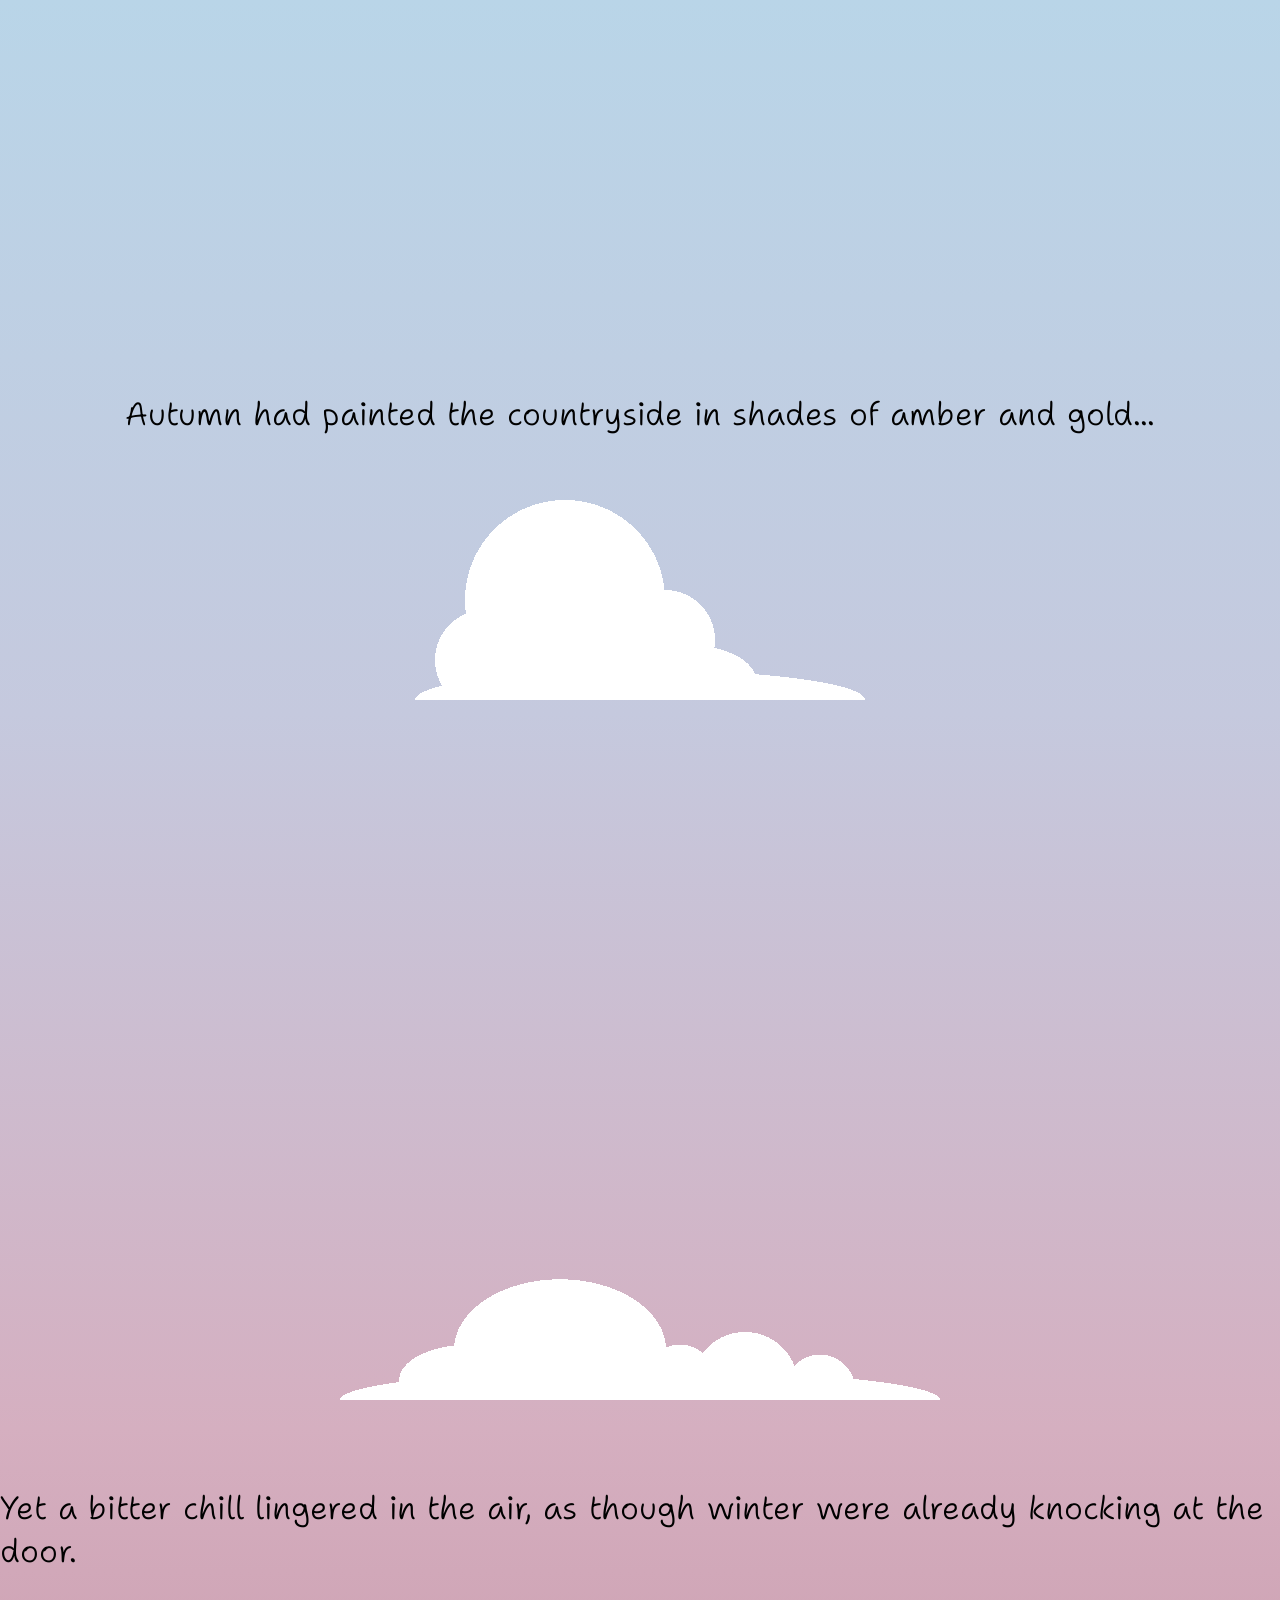
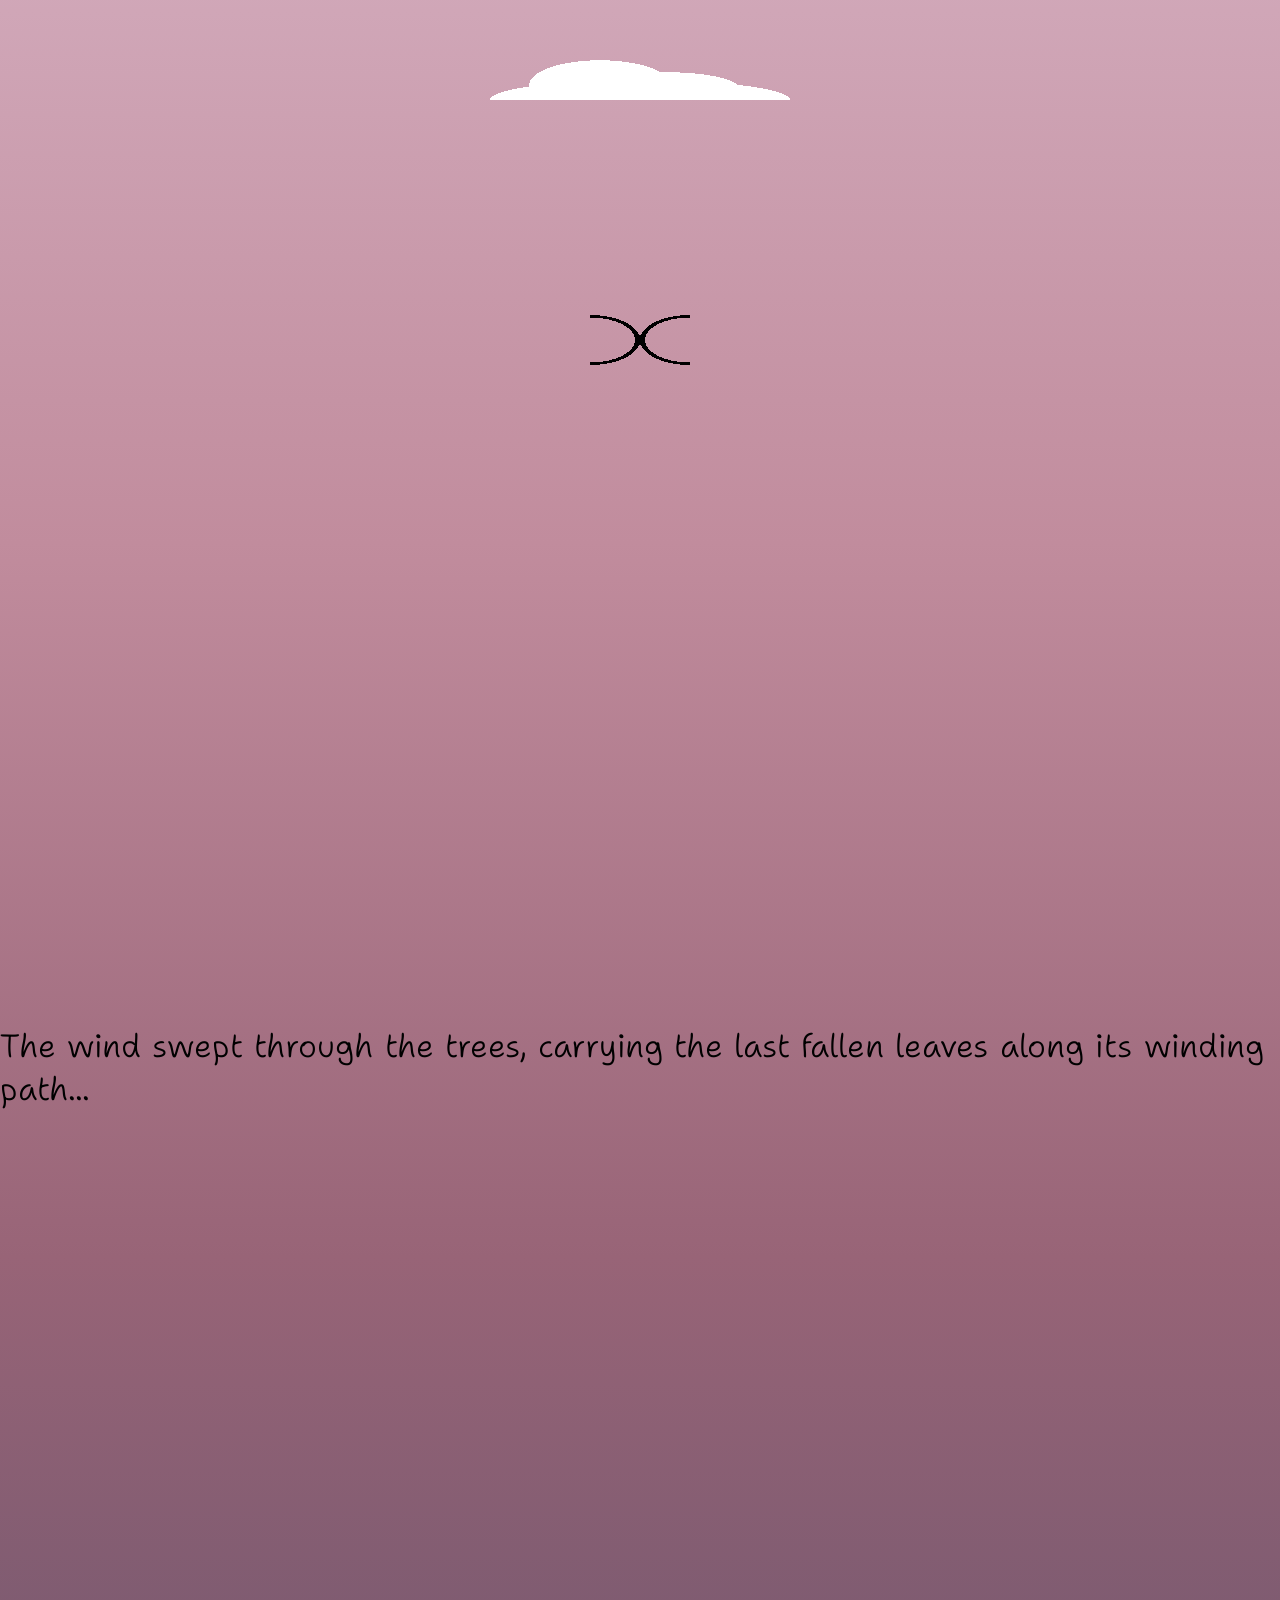
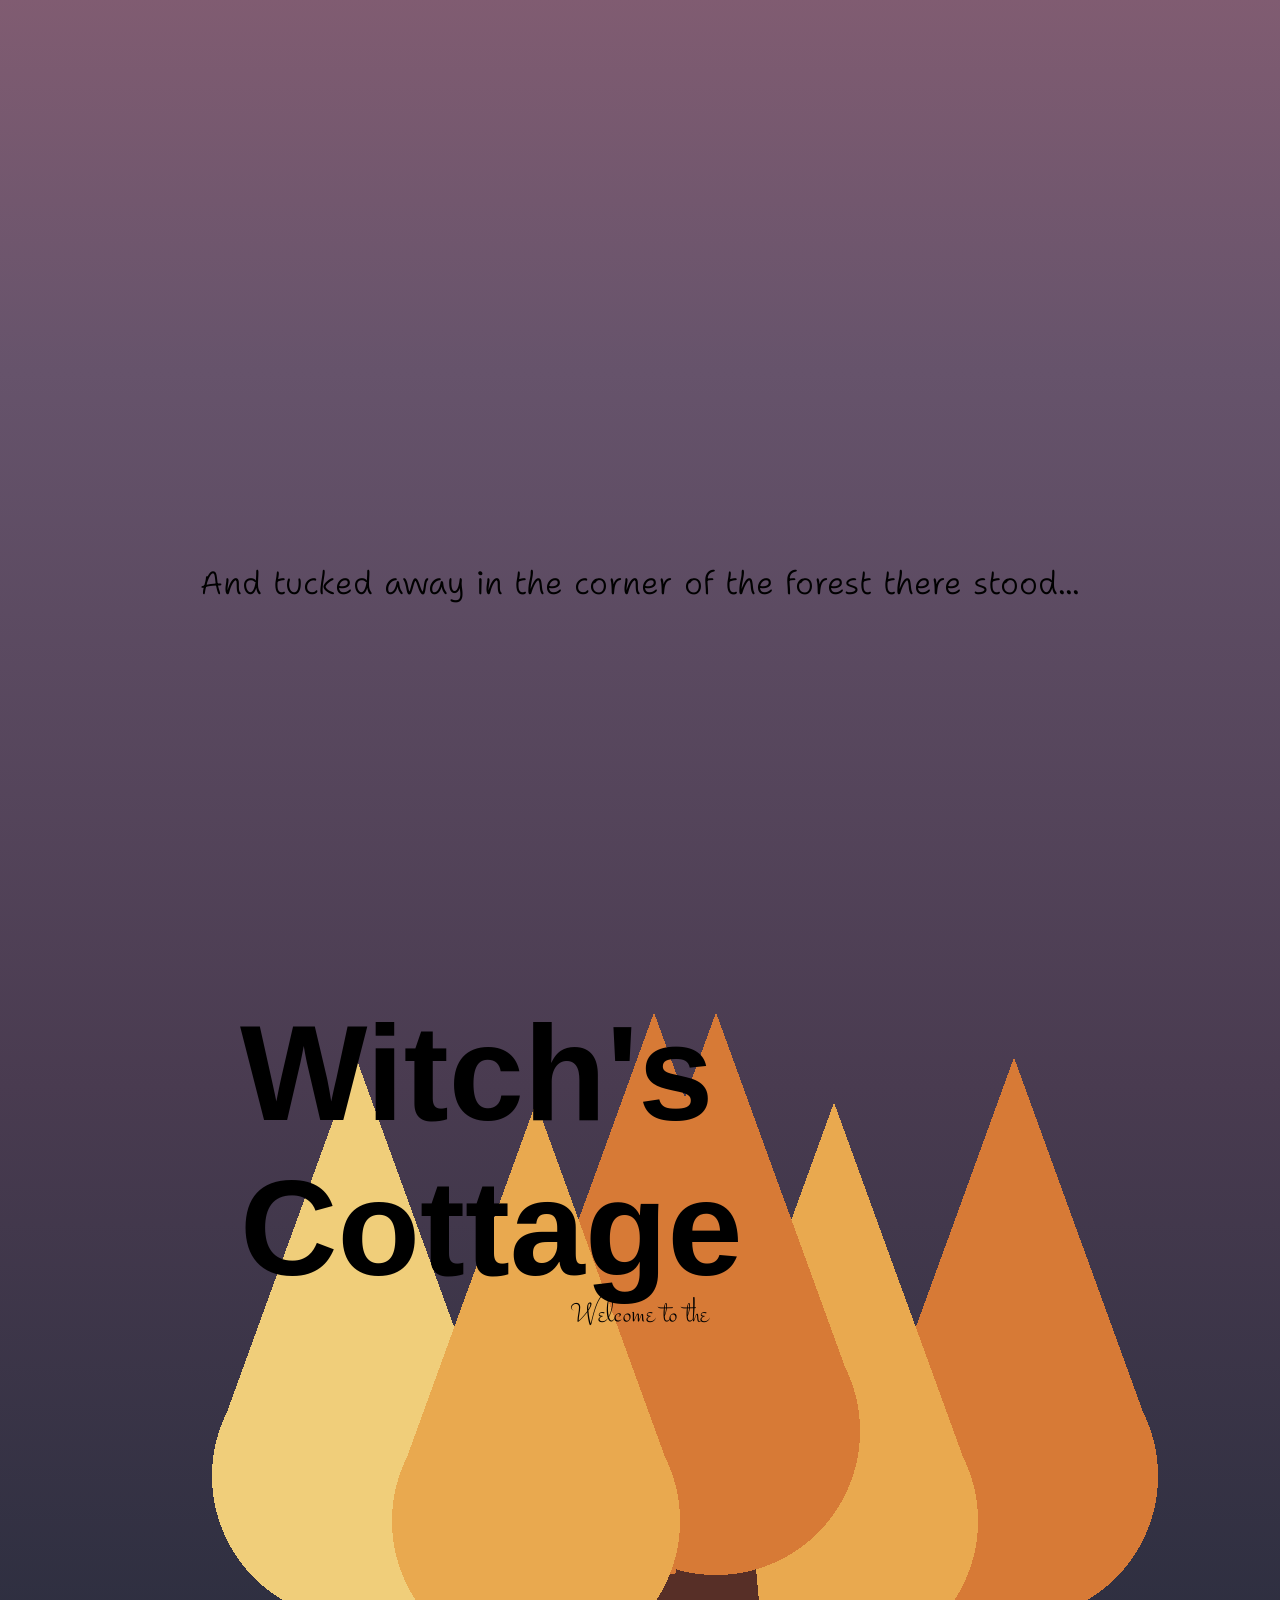
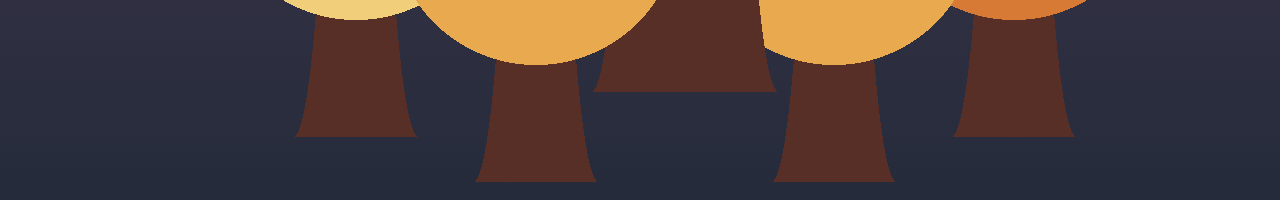
<file: index.html>
<!DOCTYPE html>

<html lang="en-US">
  <head>
    <title>Witch's Cottage</title>
    <link rel="preconnect" href="https://fonts.googleapis.com">
    <link rel="preconnect" href="https://fonts.gstatic.com" crossorigin>
    <link href="https://fonts.googleapis.com/css2?family=Agrave+Pro:wght@100&family=Fuzzy+Bubbles:wght@400;700&family=IM+Fell+DW+Pica+SC&family=Shantell+Sans:ital,wght@0,300..800;1,300..800&family=Stalemate&display=swap" rel="stylesheet">
    <style>
      * {
        box-sizing: border-box;
      }

      .title {
        position: relative;
        display: flex;
        flex-direction: column;
        align-items: center;
        width: 800px;
        height: 100px;
        animation: fade ease-in-out;
        animation-timeline: scroll();
        animation-range: 83% 100%;
        z-index: 1;
      }
      
      .title::before {
        content: "";
        top: 20%;
        width: 800px;
        height: 200px;
        position: absolute;
        animation: expand ease-in-out;
        animation-timeline: scroll();
        animation-range: 83% 100%;
        background:
          linear-gradient(black) 0px 65% / 320px 2px no-repeat,
          linear-gradient(black) 480px 65% / 320px 2px no-repeat;
      }

      p {
        font-family: "Agrave Pro", "Shantell Sans", "Fuzzy Bubbles", sans-serif;
        font-weight: 100;
        animation: fade ease-in-out;
        animation-timeline: view();
        font-size: 2rem;
      }

      h2 {
        font-family: "Stalemate", sans-serif;
        font-weight: 400;
        font-size: clamp(2rem, 1.8rem + 3vmin, 2.5rem);
        margin: 0;
        position: relative;
        bottom: 20%;

      }

      h1 {
        font-family: "IM Fell DW Pica SC", sans-serif;
        font-weight: 600;
        font-size: 15vmin;
        margin: 0;
      }

      @keyframes slide-fast {
        0% {
          transform: translateX(30vmin);
        }

        100% {
          transform: translateX(-30vmin);
        }
      }
      
      @keyframes slide-slow {
        0% {
          transform: translateX(15vmin);
        }

        100% {
          transform: translateX(-15vmin);
        }
      }

      @keyframes fade {
        0% {
          opacity: 0;
          filter: blur(5px);
        }

        60% {
          opacity: 1;
          filter: blur(0);
        }
      }

      .leaf {
        position: fixed;
        top: 0;
        left: 0;
        width: 100px;
        height: 100px;
        transform: rotate(120deg);
        border-radius: 0% 100% 27% 73% / 0% 62% 38% 100%;
        background: linear-gradient(45deg, rgba(237, 141, 62, 1) 50%, rgba(250, 158, 82, 1) 50%);

        offset-path: path("M 2163.18 400 C 1669.05 418 1373 150 1302.1453 108.8 C 1246 82 1021.1955 133.6 930.13 277 C 868.25 394 927.4 489 960.16 522 C 982 546 1163.09 638 1303.23 491 C 1455.2 300 1166 69 852.416 194.4 C 375.94 450 246.72 613 -564.09 400");

        animation: blow linear both;
        animation-timeline: scroll();
        animation-range: 40% 95%;
      }

      .leaf::before {
        content: "";
        position: absolute;
        width: 130px;
        height: 130px;
        clip-path: polygon(19.75% 19.75%, 83.45% 81.67%, 83.45% 84.5%);
        background-color: #000000
      }

      .bird {
        width: 100px;
        height: 100px;
        position: absolute;
        top: 210vmin;
        animation-name: shrink;
        animation-timeline: view();
        background: radial-gradient(circle closest-side, black 50%, transparent 50%) 40px 40px / 20px 20px no-repeat;
      }

      .bird::before,
      .bird::after {
        content: "";
        position: absolute;
        width: 100px;
        height: 100px;

        animation-iteration-count: 3;
        animation-timeline: view();
      }

      .bird::before {
        animation-name: wings-up;
        background:
          radial-gradient(ellipse 100% 100% at bottom right, transparent 45%, black 45%, black 50%, transparent 50%) 0 0 / 100px 50px no-repeat,
          radial-gradient(ellipse 100% 100% at bottom left, transparent 45%, black 45%, black 50%, transparent 50%) 0 0 / 100px 50px no-repeat;
      }

      .bird::after {
        animation-name: wings-down;
        background:
          radial-gradient(ellipse 100% 100% at top right, transparent 45%, black 45%, black 50%, transparent 50%) 0 50px / 100px 50px no-repeat,
          radial-gradient(ellipse 100% 100% at top left, transparent 45%, black 45%, black 50%, transparent 50%) 0 50px / 100px 50px no-repeat;
      }

      .cloud-1,
      .cloud-2 {
        position: absolute;
        animation: slide-fast ease-in both;
        animation-timeline: view();
      }
      
      
      
      .cloud-3 {
        position: absolute;
        animation: slide-slow ease-in both;
        animation-timeline: view();
      }

      .cloud-1 {
        width: 450px;
        height: 200px;
        top: 500px;
        background:
          radial-gradient(circle closest-side, white 100%, transparent 100%) 200px 90px / 100px 100px no-repeat,
          radial-gradient(ellipse, white 50%, transparent 50%) 170px 130px / 200px 100px no-repeat,
          radial-gradient(circle closest-side, white 100%, transparent 100%) 20px 110px / 100px 100px no-repeat,
          radial-gradient(circle closest-side, white 100%, transparent 100%) 50px 0 / 200px 200px no-repeat,
          radial-gradient(ellipse 100% 30% at bottom, white 50%, transparent 50%) no-repeat;
      }

      .cloud-2 {
        width: 600px;
        height: 200px;
        top: 1200px;
        background:
          radial-gradient(ellipse, white 50%, transparent 50%) 430px 140px / 100px 100px no-repeat,
          radial-gradient(ellipse, white 50%, transparent 50%) 330px 110px / 150px 150px no-repeat,
          radial-gradient(ellipse, white 50%, transparent 50%) 290px 130px / 100px 100px no-repeat,
          radial-gradient(ellipse, white 50%, transparent 50%) 30px 130px / 200px 100px no-repeat,
          radial-gradient(ellipse, white 50%, transparent 50%) 70px 50px / 300px 200px no-repeat,
          radial-gradient(ellipse 100% 30% at bottom, white 50%, transparent 50%) no-repeat;
      }

      .cloud-3 {
        width: 300px;
        height: 200px;
        top: 1500px;
        background:
          radial-gradient(ellipse, white 50%, transparent 50%) 80px 165px / 200px 50px no-repeat,

          radial-gradient(ellipse, white 50%, transparent 50%) 10px 150px / 200px 70px no-repeat,
          radial-gradient(ellipse 100% 20% at bottom, white 50%, transparent 50%) no-repeat;
      }


      html {
        overscroll-behavior: none;
      }

      body {
        margin: 0;
        height: 5000px;
        background: linear-gradient(#B9D5E8, #C5C9DE, #D5AFC0, #C18C9D, #986477, #66536B, #493B50, #252B3B);
        display: flex;
        flex-direction: column;
        align-items: center;
        position: relative;
        overflow-x: hidden;
      }

      .text {
        height: 4000px;
        margin: 15vmin;
        display: flex;
        flex-direction: column;
        justify-content: space-between;
        align-items: center;
        margin: 40vh 0;
      }


      @keyframes blow {
        0% {
          offset-distance: 0%;
        }

        100% {
          offset-distance: 100%;
        }
      }

      @keyframes wings-up {

        0%,
        49.9% {
          opacity: 1;
        }

        50%,
        100% {
          opacity: 0;
        }
      }

      @keyframes wings-down {

        0%,
        49.9% {
          opacity: 0;
        }

        50%,
        100% {
          opacity: 1;
        }
      }
      
      @keyframes shrink {
        0% {
          transform: scale(1);
        }
        100% {
          transform: scale(0.8)
        }
      }
      
      @keyframes expand {
        0% {
          filter: blur(10px);
          transform: scaleX(0);
        }
        100% {
          filter: blur(0);
          transform: scaleX(1)
        }
      }
      
  
  :root {
    --aged-parchment: #D6C9AD;
    --walnut: #49372A;
    --dark-espresso: #30251E;
    --deep-charcoal: #343633;
    --stone-gray: #62645C;
    --light: #F9EA9A;
    --glass: #82a6b1;
    --wine: #22333b;
    --brass: #8b6f47;
  }
  
  .house {

    height: 90vmin;
    width: 80vmin;
    background:
      
      
      /* glow */
      radial-gradient(ellipse 100% 100%, #ffb20f90 0%, transparent 50%) 30.5vmin 47vmin / 20vmin 20vmin no-repeat,
      radial-gradient(ellipse 100% 100%, #ffe54890 0%, transparent 50%) 20.5vmin 37vmin / 40vmin 40vmin no-repeat,

      
      /* lamp */
      conic-gradient(transparent 170deg, var(--wine) 170deg, var(--wine) 190deg, transparent 190deg) 38vmin 51vmin / 5vmin 3vmin no-repeat,
      linear-gradient(var(--wine)) 39.5vmin 59vmin / 2vmin 1vmin no-repeat,
      linear-gradient(var(--stone-gray)) 40vmin 59vmin / 1vmin 1.5vmin no-repeat,
      radial-gradient(ellipse 100% 100% at bottom, var(--wine) 50%, transparent 50%) 38vmin 53vmin / 5vmin 2vmin no-repeat,
      linear-gradient(110deg, var(--glass) 60%, transparent 60%) 40vmin 55vmin / 3vmin 5vmin no-repeat,
      linear-gradient(70deg, transparent 60%, var(--glass) 60%) 37vmin 55vmin / 3vmin 5vmin no-repeat,
      
      
      /* door knob */
      radial-gradient(ellipse 100% 100%, var(--brass) 50%, transparent 50%) 34.5vmin 60vmin / 1vmin 1vmin no-repeat,
      
      /* door texture */
      linear-gradient(black) 29vmin 53.3vmin / 0.1vmin 12.7vmin no-repeat,
      linear-gradient(black) 31vmin 52.2vmin / 0.1vmin 13.7vmin no-repeat,
      linear-gradient(black) 33vmin 52.2vmin / 0.1vmin 13.7vmin no-repeat,
      linear-gradient(black) 35vmin 53.3vmin / 0.1vmin 12.7vmin no-repeat,
      
      
      /* grass */
      radial-gradient(ellipse 100% 100% at bottom left, transparent 47%, #adc178 47%, #adc178 50%, transparent 51%) 36.5vmin 63.3vmin / 5vmin 5vmin no-repeat,
      radial-gradient(ellipse 100% 300% at bottom left, transparent 48%, #adc178 49%, #adc178 52%, transparent 53%) 37.5vmin 63.3vmin / 3vmin 5vmin no-repeat,
      
      
      radial-gradient(ellipse 100% 350% at bottom left, transparent 48%, #adc178 49%, #adc178 52%, transparent 53%) 44vmin 71vmin / 3vmin 3vmin no-repeat,
      radial-gradient(ellipse 100% 350% at bottom left, transparent 48%, #adc178 49%, #adc178 52%, transparent 53%) 44.5vmin 68.8vmin / 3vmin 5vmin no-repeat,

      
      radial-gradient(ellipse 100% 250% at bottom left, transparent 48%, #adc178 49%, #adc178 52%, transparent 53%) 48.5vmin 67vmin / 3vmin 6vmin no-repeat,
      radial-gradient(ellipse 100% 200% at bottom right, transparent 48%, #adc178 49%, #adc178 52%, transparent 53%) 48.5vmin 68.2vmin / 2vmin 5vmin no-repeat,
      
      radial-gradient(ellipse 100% 280% at bottom left, transparent 48%, #adc178 49%, #adc178 52%, transparent 53%) 55vmin 69vmin / 3vmin 5vmin no-repeat,
      radial-gradient(ellipse 100% 280% at bottom right, transparent 48%, #adc178 49%, #adc178 52%, transparent 53%) 56.5vmin 69vmin / 3vmin 5vmin no-repeat,
      
      
      radial-gradient(ellipse 100% 300% at bottom left, transparent 48%, #adc178 49%, #adc178 52%, transparent 53%) 58.5vmin 70.1vmin / 3vmin 3vmin no-repeat,
      radial-gradient(ellipse 100% 300% at bottom right, transparent 48%, #adc178 49%, #adc178 52%, transparent 53%) 58.2vmin 69.2vmin / 3vmin 4vmin no-repeat,
      
      radial-gradient(ellipse 100% 280% at bottom left, transparent 48%, #adc178 49%, #adc178 52%, transparent 53%) 63vmin 67.5vmin / 3vmin 5vmin no-repeat,
      radial-gradient(ellipse 100% 280% at bottom right, transparent 48%, #adc178 49%, #adc178 52%, transparent 53%) 63vmin 67.5vmin / 3vmin 5vmin no-repeat,
      
      radial-gradient(ellipse 100% 180% at bottom right, transparent 48%, #adc178 49%, #adc178 52%, transparent 53%) 67vmin 69.2vmin / 4vmin 3vmin no-repeat,
      radial-gradient(ellipse 100% 220% at bottom right, transparent 48%, #adc178 49%, #adc178 52%, transparent 53%) 67vmin 67.2vmin / 4vmin 5vmin no-repeat,
      
      

      
      /* bushes */      
      radial-gradient(ellipse 100% 100%, #656d4a 50%, transparent 50%) 61vmin 63vmin / 7vmin 7vmin no-repeat,
      radial-gradient(ellipse 100% 100%, #656d4a 50%, transparent 50%) 53vmin 61vmin / 13vmin 10vmin no-repeat,
      radial-gradient(ellipse 100% 100%, #656d4a 50%, transparent 50%) 43vmin 60.5vmin / 15vmin 10vmin no-repeat,
      radial-gradient(ellipse 100% 100%, #656d4a 50%, transparent 50%) 40vmin 62.5vmin / 8vmin 7vmin no-repeat,
      radial-gradient(ellipse 100% 230%, #656d4a 50%, transparent 50%) 39vmin 67vmin / 30vmin 5vmin no-repeat,
      
      
      /* steps */
      linear-gradient(to top right, #a9927d 50%, transparent 50%) 37.5vmin 68vmin / 0.5vmin 1vmin no-repeat,
      linear-gradient(to top left, #a9927d 50%, transparent 50%) 26vmin 68vmin / 0.5vmin 1vmin no-repeat,
      linear-gradient(#a9927d) 26.5vmin 68vmin / 11vmin 1vmin no-repeat,
      linear-gradient(#5e503f) 26vmin 69vmin / 12vmin 1vmin no-repeat,
      linear-gradient(to top right, #a9927d 50%, transparent 50%) 37vmin 66vmin / 0.5vmin 1vmin no-repeat,
      linear-gradient(to top left, #a9927d 50%, transparent 50%) 26.5vmin 66vmin / 0.5vmin 1vmin no-repeat,
      linear-gradient(#a9927d) 27vmin 66vmin / 10vmin 1vmin no-repeat,
      linear-gradient(#5e503f) 26.5vmin 67vmin / 11vmin 1vmin no-repeat,
      
      /* window top */
      linear-gradient(var(--dark-espresso)) 42vmin 37vmin / 8vmin 0.5vmin no-repeat,
      linear-gradient(var(--dark-espresso)) 45.75vmin 32vmin / 0.5vmin 10vmin no-repeat,
      
      linear-gradient(var(--dark-espresso)) 42vmin 32vmin / 8vmin 1vmin no-repeat,
      linear-gradient(var(--dark-espresso)) 41vmin 41.5vmin / 10vmin 1.5vmin no-repeat,
      linear-gradient(var(--dark-espresso)) 42vmin 32vmin / 1vmin 10vmin no-repeat,
      linear-gradient(var(--dark-espresso)) 49vmin 32vmin / 1vmin 10vmin no-repeat,
      linear-gradient(var(--light)) 42vmin 32vmin / 8vmin 10vmin no-repeat,
      
      /* window bottom */
 
      linear-gradient(var(--dark-espresso)) 44vmin 51vmin / 1vmin 10vmin no-repeat,
      linear-gradient(var(--dark-espresso)) 57vmin 51vmin / 1vmin 10vmin no-repeat,
      linear-gradient(var(--dark-espresso)) 50vmin 51vmin / 2vmin 10vmin no-repeat,
      linear-gradient(var(--dark-espresso)) 44vmin 56.25vmin / 14vmin 0.5vmin no-repeat,
      
      linear-gradient(var(--dark-espresso)) 44vmin 51vmin / 14vmin 1vmin no-repeat,
      linear-gradient(var(--dark-espresso)) 43vmin 61vmin / 16vmin 1.5vmin no-repeat,
      linear-gradient(var(--light)) 44vmin 51vmin / 14vmin 10vmin no-repeat,
      
   


      
      /* door */
      radial-gradient(ellipse 100% 100% at bottom, var(--walnut) 50%, transparent 50%) 28vmin 48vmin / 8vmin 8vmin no-repeat,
      linear-gradient(var(--walnut)) 28vmin 56vmin / 8vmin 10vmin no-repeat,
      
      /* doorframe */
      radial-gradient(ellipse 100% 100% at bottom, var(--dark-espresso) 50%, transparent 50%) 27vmin 46vmin / 10vmin 10vmin no-repeat,

      linear-gradient(var(--dark-espresso)) 27vmin 55.5vmin / 1vmin 14vmin no-repeat,
      linear-gradient(var(--dark-espresso)) 36vmin 55.5vmin / 1vmin 14vmin no-repeat,
      
      /* under-roof 2 */
      linear-gradient(to top left, var(--dark-espresso) 50%, transparent 50%) 21vmin 46.5vmin / 1vmin 0.5vmin no-repeat,
      linear-gradient(to top right, var(--dark-espresso) 50%, transparent 50%) 64vmin 46.5vmin / 0.8vmin 0.5vmin no-repeat,
      
      /* front-roof shadow */
      radial-gradient(ellipse 207% 360% at top right, transparent 50%, black 50%, transparent 50.2%) 47vmin -9vmin / 125vmin 56vmin no-repeat,
      radial-gradient(ellipse 200% 155% at top left, transparent 70%, black 70%, transparent 70.4%) -9vmin -78vmin / 56vmin 125vmin no-repeat,



      

      /* wooden column and beams shadow */
      linear-gradient(90deg, black 0%, transparent 100%) 39vmin 31vmin / 0.5vmin 14vmin no-repeat,
      linear-gradient(270deg, black 0%, transparent 100%) 52.5vmin 31vmin / 0.5vmin 14vmin no-repeat,
      
      linear-gradient(270deg, black 0%, transparent 100%) 61.5vmin 44vmin / 0.5vmin 1vmin no-repeat,
      
      
      linear-gradient(180deg, black 0%, transparent 100%) 24vmin 47vmin / 38vmin 0.5vmin no-repeat,
      linear-gradient(90deg, black 0%, transparent 100%) 24vmin 47vmin / 0.5vmin 20vmin no-repeat,
      linear-gradient(270deg, black 0%, transparent 100%) 61.5vmin 47vmin / 0.5vmin 20vmin no-repeat,

      
      
      /* wooden column and beams */
      linear-gradient(to top right, var(--walnut) 50%, transparent 50%) 53vmin 30vmin / 2vmin 2.1vmin no-repeat,
      linear-gradient(to top left, var(--walnut) 50%, transparent 50%) 37vmin 29vmin / 2vmin 2vmin no-repeat,
      
      linear-gradient(45deg, transparent 40%, var(--walnut) 40%, var(--walnut) 60%, transparent 60%) 30vmin 38vmin / 8vmin 8vmin no-repeat,
      linear-gradient(135deg, transparent 38%, var(--walnut) 38%, var(--walnut) 62%, transparent 62%) 53.5vmin 39.5vmin / 6.5vmin 6.5vmin no-repeat,
      
      linear-gradient(var(--walnut)) 38vmin 29vmin / 15vmin 2vmin no-repeat,
      linear-gradient(var(--walnut)) 46vmin 17vmin / 2vmin 13vmin no-repeat,
      
      linear-gradient(var(--walnut)) 37vmin 30vmin / 2vmin 16vmin no-repeat,
      linear-gradient(var(--walnut)) 53vmin 32vmin / 2vmin 14vmin no-repeat,
      linear-gradient(var(--walnut)) 23vmin 45vmin / 40vmin 2vmin no-repeat,
      linear-gradient(var(--walnut)) 22vmin 45vmin / 2vmin 22vmin no-repeat,
      linear-gradient(var(--walnut)) 62vmin 44vmin / 2vmin 23vmin no-repeat,

      
      
      
      /* front-roof */
      radial-gradient(ellipse 207% 360% at top right, transparent 50%, var(--aged-parchment) 50%) 47vmin -9vmin / 125vmin 56vmin no-repeat,
      radial-gradient(ellipse 200% 155% at top left, transparent 70%, var(--aged-parchment) 50%) -9vmin -78vmin / 56vmin 125vmin no-repeat,
      radial-gradient(ellipse 200% 150% at top left, transparent 70%, var(--walnut) 50%) -3vmin -76vmin / 50vmin 123vmin no-repeat,
      radial-gradient(ellipse 205% 350% at top right, transparent 50%, var(--walnut) 50%) 47vmin -6vmin / 125vmin 53vmin no-repeat,
      
      
      /* right roof tiles */
      linear-gradient(65deg, #69483f 50%, transparent 50%) 46.9vmin 14.2vmin / 1.5vmin 2vmin no-repeat,
      linear-gradient(62deg, #69483f 50%, transparent 50%) 47.1vmin 15.7vmin / 2vmin 2vmin no-repeat,
      linear-gradient(60deg, #69483f 50%, transparent 50%) 48vmin 17.7vmin / 2vmin 2vmin no-repeat,
      linear-gradient(55deg, #69483f 50%, transparent 50%) 48.5vmin 19.3vmin / 2vmin 2vmin no-repeat,
      linear-gradient(63deg, #69483f 50%, transparent 50%) 49.3vmin 21.2vmin / 2vmin 2vmin no-repeat,
      linear-gradient(59deg, #69483f 50%, transparent 50%) 50.1vmin 23vmin / 2vmin 2vmin no-repeat,
      linear-gradient(53deg, #69483f 50%, transparent 50%) 51.2vmin 25vmin / 2vmin 2vmin no-repeat,
      linear-gradient(55deg, #69483f 50%, transparent 50%) 52.1vmin 27vmin / 2vmin 2vmin no-repeat,
      linear-gradient(55deg, #69483f 50%, transparent 50%) 53.2vmin 29vmin / 2vmin 2vmin no-repeat,
      linear-gradient(50deg, #69483f 50%, transparent 50%) 54.3vmin 30.8vmin / 2vmin 2vmin no-repeat,
      linear-gradient(50deg, #69483f 50%, transparent 50%) 55.4vmin 32.5vmin / 2vmin 2vmin no-repeat,
      linear-gradient(50deg, #69483f 50%, transparent 50%) 56.4vmin 34.1vmin / 2vmin 2vmin no-repeat,
      linear-gradient(48deg, #69483f 50%, transparent 50%) 57.3vmin 35.5vmin / 2vmin 2vmin no-repeat,
      linear-gradient(45deg, #69483f 50%, transparent 50%) 58.2vmin 36.8vmin / 2vmin 2vmin no-repeat,
      linear-gradient(42deg, #69483f 50%, transparent 50%) 59.2vmin 38.1vmin / 2vmin 2vmin no-repeat,
      linear-gradient(40deg, #69483f 50%, transparent 50%) 60.5vmin 39.6vmin / 2vmin 2vmin no-repeat,
      linear-gradient(38deg, #69483f 50%, transparent 50%) 61.7vmin 41vmin / 2vmin 2vmin no-repeat,
      linear-gradient(38deg, #69483f 50%, transparent 50%) 61.7vmin 41vmin / 2vmin 2vmin no-repeat,
      linear-gradient(38deg, #69483f 50%, transparent 50%) 63vmin 42.5vmin / 2vmin 2vmin no-repeat,
      linear-gradient(37deg, #69483f 50%, transparent 50%) 64.2vmin 43.8vmin / 2vmin 2vmin no-repeat,
      linear-gradient(35deg, #69483f 50%, transparent 50%) 65.1vmin 44.95vmin / 2vmin 2vmin no-repeat,
      
      
      
      /* left roof tiles */
      linear-gradient(115deg, transparent 50%, #69483f 50%) 45.5vmin 14.2vmin / 1.5vmin 2vmin no-repeat,
      linear-gradient(120deg, transparent 50%, #69483f 50%) 44.8vmin 15.7vmin / 1.5vmin 2vmin no-repeat,
      linear-gradient(125deg, transparent 50%, #69483f 50%) 43.8vmin 17.2vmin / 1.5vmin 2vmin no-repeat,
      linear-gradient(125deg, transparent 50%, #69483f 50%) 42.8vmin 18.9vmin / 1.5vmin 2vmin no-repeat,
      linear-gradient(130deg, transparent 50%, #69483f 50%) 41.8vmin 20.5vmin / 1.5vmin 2vmin no-repeat,
      linear-gradient(132deg, transparent 50%, #69483f 50%) 40.8vmin 21.9vmin / 1.5vmin 2.1vmin no-repeat,
      linear-gradient(132deg, transparent 50%, #69483f 50%) 39.9vmin 23.4vmin / 1.5vmin 2.2vmin no-repeat,
      linear-gradient(132deg, transparent 50%, #69483f 50%) 38.9vmin 24.9vmin / 1.5vmin 2.2vmin no-repeat,
      linear-gradient(134deg, transparent 50%, #69483f 50%) 37.5vmin 26.6vmin / 1.7vmin 2.2vmin no-repeat,
      linear-gradient(134deg, transparent 50%, #69483f 50%) 36.2vmin 28.3vmin / 1.7vmin 2.2vmin no-repeat,
      linear-gradient(136deg, transparent 50%, #69483f 50%) 35vmin 29.7vmin / 2vmin 2.2vmin no-repeat,
      linear-gradient(136deg, transparent 50%, #69483f 50%) 33.5vmin 31.5vmin / 2vmin 2.2vmin no-repeat,
      linear-gradient(136deg, transparent 50%, #69483f 50%) 32vmin 33.2vmin / 2vmin 2.2vmin no-repeat,
      linear-gradient(140deg, transparent 50%, #69483f 50%) 30.2vmin 35vmin / 2.2vmin 2.2vmin no-repeat,
      linear-gradient(140deg, transparent 50%, #69483f 50%) 28.8vmin 36.5vmin / 2.2vmin 2.2vmin no-repeat,
      linear-gradient(140deg, transparent 50%, #69483f 50%) 27vmin 38.2vmin / 2.2vmin 2.2vmin no-repeat,
      linear-gradient(150deg, transparent 50%, #69483f 50%) 25.2vmin 39.8vmin / 2.2vmin 2.2vmin no-repeat,
      linear-gradient(150deg, transparent 50%, #69483f 50%) 23.2vmin 41vmin / 3vmin 2.2vmin no-repeat,
      linear-gradient(152deg, transparent 50%, #69483f 50%) 21.2vmin 42.5vmin / 3vmin 2.2vmin no-repeat,
      linear-gradient(152deg, transparent 50%, #69483f 50%) 18.4vmin 43.7vmin / 4vmin 3.2vmin no-repeat,
      
      /* chimney */
      linear-gradient(var(--wine)) 24vmin 25vmin / 10vmin 2vmin no-repeat,
      linear-gradient(var(--wine)) 25vmin 25vmin / 8vmin 22vmin no-repeat,

      
      
      /* under-roof */
      linear-gradient(to bottom left, var(--dark-espresso) 50%, transparent 50%) 18.5vmin 46.9vmin / 5vmin 1vmin no-repeat,
      linear-gradient(to bottom right, var(--dark-espresso) 50%, transparent 50%) 62vmin 46.9vmin / 5vmin 1vmin no-repeat,

      
      linear-gradient(var(--aged-parchment)) 22vmin 45vmin / 40vmin 22vmin no-repeat;
    

  }
      
      .grass {
        width: 100vw;
        height: 20vh;
        background: green;
      }
      
      .tree-left {
        width: 90vmin;
        height: 90vmin;
        position: absolute;
        bottom: 2vmin;
        left: 30vw;
        

        background:
          
          /* tree 3 */
          conic-gradient(transparent 160deg, #E9A94F 160deg, #E9A94F 200deg, transparent 200deg) 0vmin -25.5vmin / 100vmin 80vmin no-repeat,
          radial-gradient(ellipse 100% 100%, #E9A94F 50%, transparent 50%) 34vmin 45vmin / 32vmin 32vmin no-repeat,
          radial-gradient(ellipse 80% 200% at top right, transparent 50%, #572F27 50%) 47vmin 30vmin / 10vmin 60vmin no-repeat,
          radial-gradient(ellipse 80% 200% at top left, transparent 50%, #572F27 50%) 43vmin 30vmin / 10vmin 60vmin no-repeat,
          
          /* tree 1 */
          conic-gradient(transparent 160deg, #D77A36 160deg, #D77A36 200deg, transparent 200deg) 20vmin -30.5vmin / 100vmin 80vmin no-repeat,
          radial-gradient(ellipse 100% 100%, #D77A36 50%, transparent 50%) 54vmin 40vmin / 32vmin 32vmin no-repeat,
          radial-gradient(ellipse 80% 200% at top right, transparent 50%, #572F27 50%) 67vmin 25vmin / 10vmin 60vmin no-repeat,
          radial-gradient(ellipse 80% 200% at top left, transparent 50%, #572F27 50%) 63vmin 25vmin / 10vmin 60vmin no-repeat,
    
        /* tree 2 */
          conic-gradient(transparent 160deg, #D77A36 160deg, #D77A36 200deg, transparent 200deg) -20vmin -35.5vmin / 100vmin 80vmin no-repeat,
          radial-gradient(ellipse 100% 100%, #D77A36 50%, transparent 50%) 14vmin 35vmin / 32vmin 32vmin no-repeat,
          radial-gradient(ellipse 80% 200% at top right, transparent 50%, #572F27 50%) 27vmin 20vmin / 10vmin 60vmin no-repeat,
          radial-gradient(ellipse 80% 200% at top left, transparent 50%, #572F27 50%) 23vmin 20vmin / 10vmin 60vmin no-repeat;
        
        animation: slide-left ease-in both;
        animation-timeline: view();
        animation-range: entry 50% entry 100%;
      }
      
      .tree-right {
        width: 90vmin;
        height: 90vmin;
        position: absolute;
        bottom: 2vmin;
        right: 30vw;

        background:
          
          /* tree 3 */
          conic-gradient(transparent 160deg, #E9A94F 160deg, #E9A94F 200deg, transparent 200deg) 0vmin -25.5vmin / 100vmin 80vmin no-repeat,
          radial-gradient(ellipse 100% 100%, #E9A94F 50%, transparent 50%) 34vmin 45vmin / 32vmin 32vmin no-repeat,
          radial-gradient(ellipse 80% 200% at top right, transparent 50%, #572F27 50%) 47vmin 30vmin / 10vmin 60vmin no-repeat,
          radial-gradient(ellipse 80% 200% at top left, transparent 50%, #572F27 50%) 43vmin 30vmin / 10vmin 60vmin no-repeat,
          
          /* tree 1 */
          conic-gradient(transparent 160deg, #F0CE7A 160deg, #F0CE7A 200deg, transparent 200deg) -20vmin -30.5vmin / 100vmin 80vmin no-repeat,
          radial-gradient(ellipse 100% 100%, #F0CE7A 50%, transparent 50%) 14vmin 40vmin / 32vmin 32vmin no-repeat,
          radial-gradient(ellipse 80% 200% at top right, transparent 50%, #572F27 50%) 27vmin 25vmin / 10vmin 60vmin no-repeat,
          radial-gradient(ellipse 80% 200% at top left, transparent 50%, #572F27 50%) 23vmin 25vmin / 10vmin 60vmin no-repeat,
    
        /* tree 2 */
          conic-gradient(transparent 160deg, #D77A36 160deg, #D77A36 200deg, transparent 200deg) 20vmin -35.5vmin / 100vmin 80vmin no-repeat,
          radial-gradient(ellipse 100% 100%, #D77A36 50%, transparent 50%) 54vmin 35vmin / 32vmin 32vmin no-repeat,
          radial-gradient(ellipse 80% 200% at top right, transparent 50%, #572F27 50%) 67vmin 20vmin / 10vmin 60vmin no-repeat,
          radial-gradient(ellipse 80% 200% at top left, transparent 50%, #572F27 50%) 63vmin 20vmin / 10vmin 60vmin no-repeat;
        
        animation: slide-right ease-in both;
        animation-timeline: view();
        animation-range: entry 50% entry 100%;
      }
      
      @keyframes slide-left {
        0% {
          transform: translateX(0);
        }
        100% {
          transform: translateX(-600px);
        }
      }
      
      @keyframes slide-right {
        0% {
          transform: translateX(0);
        }
        100% {
          transform: translateX(600px);
        }
      }
      
    </style>
  </head>
  <body>
    <div class="bird"></div>
    <div class="cloud-1"></div>
    <div class="cloud-2"></div>
    <div class="cloud-3"></div>
    <div class="leaf"></div>
    <div class="text">
      <p>
        Autumn had painted the countryside in shades of amber and gold...
      </p>
      <p>
        Yet a bitter chill lingered in the air, as though winter were already knocking at the door.
      </p>
      <p>
        The wind swept through the trees, carrying the last fallen leaves along its winding path...
      </p>
      <p>
        And tucked away in the corner of the forest there stood...
      </p>
    </div>
    <div class="title">
      <h1>
        Witch's Cottage
      </h1>
      <h2>
        Welcome to the
      </h2>
    </div>
    <div class="house"></div>
    <div class="tree-left"></div>
    <div class="tree-right"></div>

  </body>
</html>
</file>
